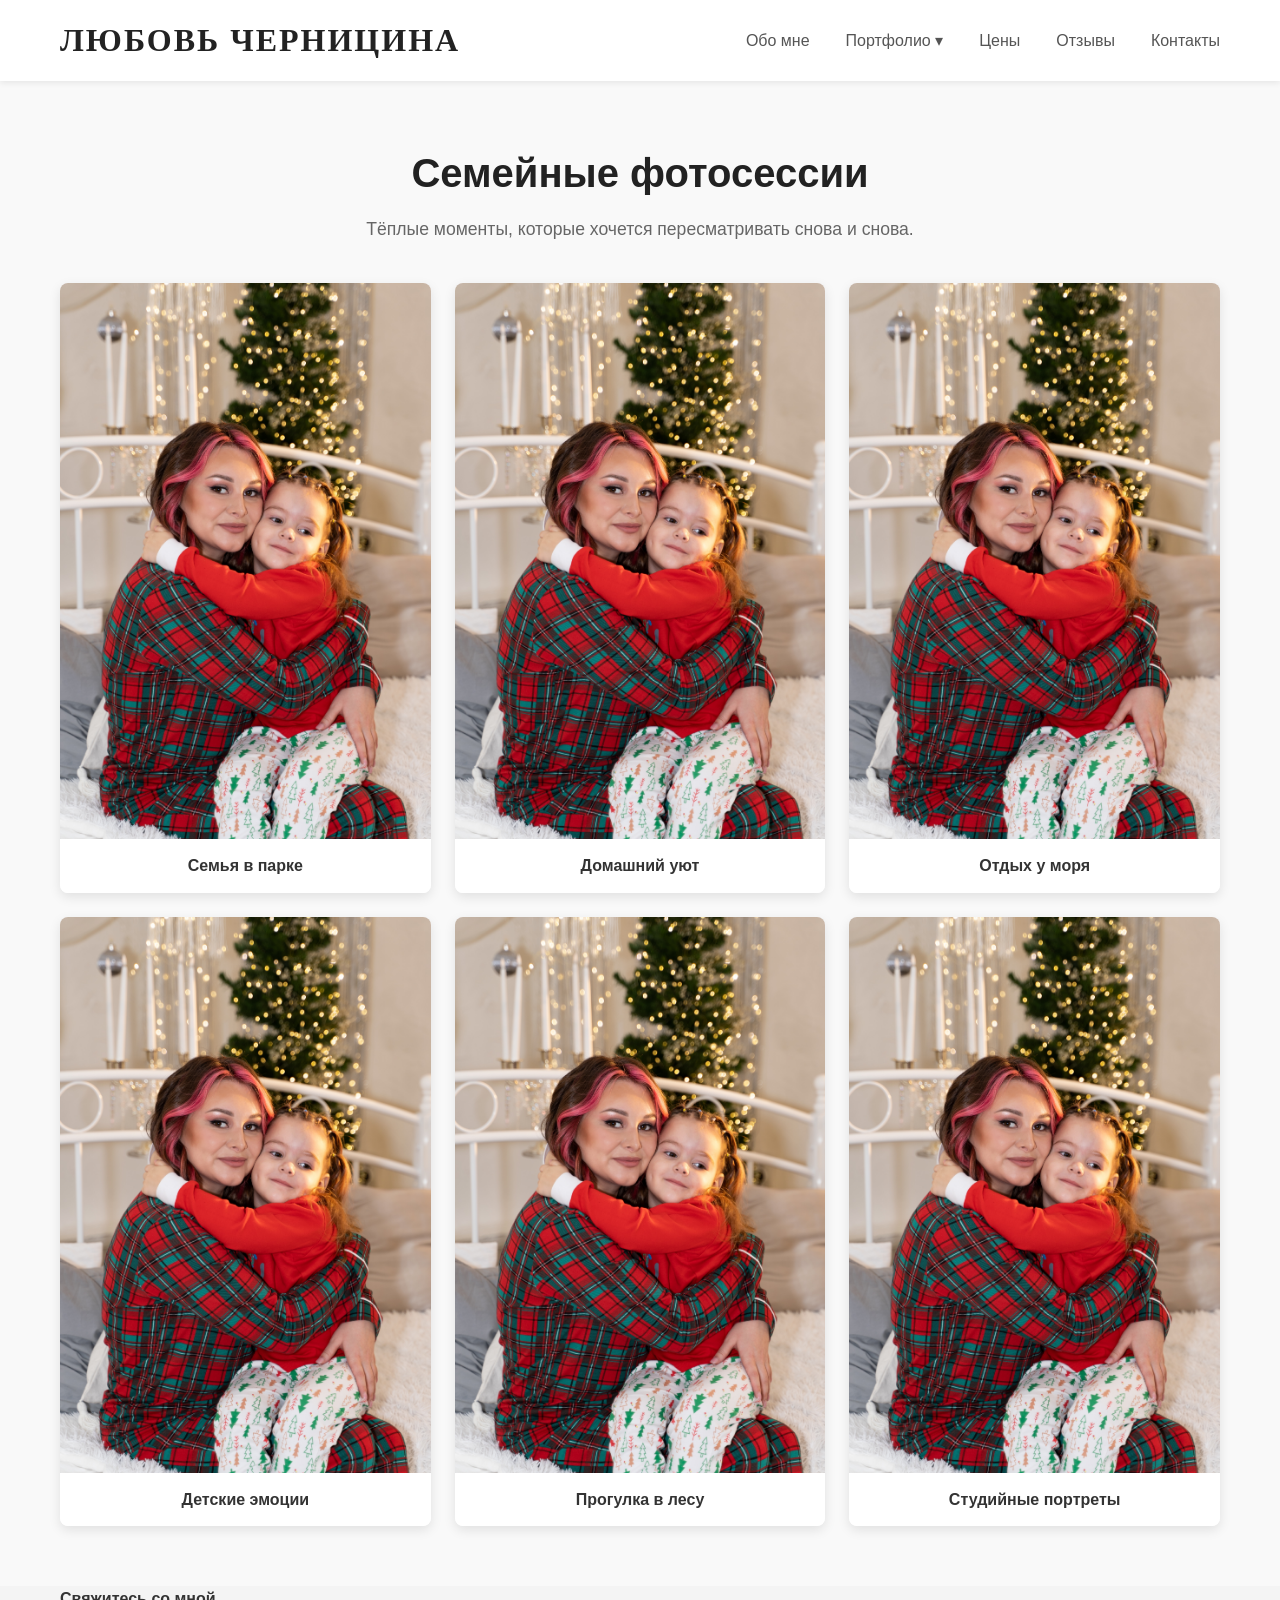
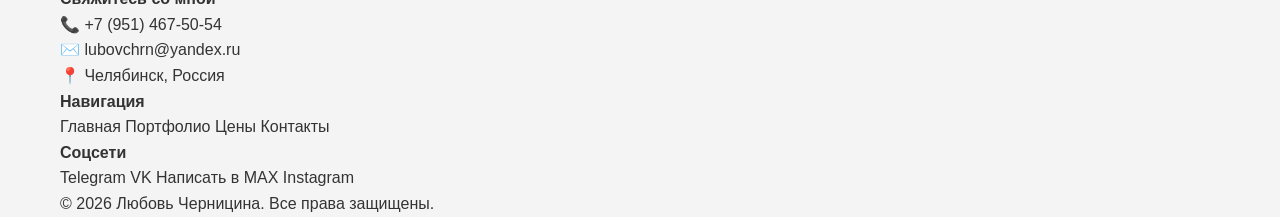
<file: family_photos/semeinie.html>
<!DOCTYPE html>
<html lang="ru">
<head>
  <meta charset="UTF-8">
  <meta name="viewport" content="width=device-width, initial-scale=1.0">
  <title>Любовь Черницина — Фотограф</title>
  <style>
    * { box-sizing: border-box; margin: 0; padding: 0; }
    body { font-family: Arial, sans-serif; background-color: #f4f4f4; color: #333; line-height: 1.6; }
    a { text-decoration: none; color: inherit; }
    .container { max-width: 1200px; margin: 0 auto; padding: 0 20px; }

    .site-header {
      background: #fff;
      padding: 15px 0;
      box-shadow: 0 2px 6px rgba(0,0,0,0.08);
      position: sticky;
      top: 0;
      z-index: 1000;
    }

    .header-container {
      display: flex;
      align-items: center;
      justify-content: space-between;
      gap: 15px;
    }

    .logo {
      font-family: 'Playfair Display', serif;
      font-weight: 700;
      font-size: 2rem;
      color: #222;
      text-transform: uppercase;
      letter-spacing: 2px;
      white-space: nowrap;
    }

    .nav-menu {
      display: flex;
      gap: 36px;
      list-style: none;
      padding: 0;
      margin: 0;
    }

    .nav-menu li { position: relative; }
    .nav-menu a {
      font-weight: 500;
      color: #555;
      padding: 8px 0;
      transition: color 0.3s ease;
    }
    .nav-menu a:hover { color: #000; }

    .dropdown-menu {
      position: absolute;
      top: 100%;
      left: 50%;
      transform: translateX(-50%) translateY(-12px);
      min-width: 240px;
      background: #fff;
      border-radius: 8px;
      box-shadow: 0 6px 16px rgba(0,0,0,0.12);
      padding: 10px 0;
      visibility: hidden;
      opacity: 0;
      pointer-events: none;
      transition: opacity 0.25s cubic-bezier(0.4, 0, 0.2, 1), transform 0.25s cubic-bezier(0.4, 0, 0.2, 1), visibility 0.25s linear;
      z-index: 999;
      margin-top: 8px;
      border: 1px solid rgba(0,0,0,0.06);
    }

    .dropdown.active .dropdown-menu {
      visibility: visible;
      opacity: 1;
      transform: translateX(-50%) translateY(0);
      pointer-events: all;
    }

    .dropdown-menu a {
      display: block;
      padding: 14px 20px;
      color: #555;
      font-weight: normal;
    }
    .dropdown-menu a:hover { color: #000; background-color: #fafafa; }

    .hamburger {
      display: none;
      cursor: pointer;
      flex-direction: column;
      gap: 5px;
      width: 30px;
      align-items: center;
      padding: 5px;
    }
    .hamburger span {
      width: 25px;
      height: 3px;
      background-color: #333;
      border-radius: 2px;
    }

    @media (max-width: 768px) {
      .header-container {
        flex-direction: column;
        align-items: stretch;
        gap: 15px;
      }
      .logo { text-align: center; }
      .hamburger { display: flex; justify-content: center; margin: 0 auto; }
      .nav-menu {
        display: none;
        flex-direction: column;
        gap: 12px;
        margin-top: 15px;
        width: 100%;
      }
      .nav-menu.active { display: flex; }
      .nav-menu li { width: 100%; text-align: center; }

      .dropdown-menu {
        position: absolute;
        top: 100%;
        left: 50%;
        transform: translateX(-50%) translateY(-12px);
        box-shadow: 0 6px 16px rgba(0,0,0,0.12);
        border: 1px solid rgba(0,0,0,0.06);
        padding: 10px 0;
        margin: 0;
        visibility: hidden;
        opacity: 0;
        pointer-events: none;
        transition: opacity 0.25s cubic-bezier(0.4, 0, 0.2, 1), transform 0.25s cubic-bezier(0.4, 0, 0.2, 1), visibility 0.25s linear;
      }
      .dropdown.active .dropdown-menu {
        visibility: visible;
        opacity: 1;
        transform: translateX(-50%) translateY(0);
        pointer-events: all;
      }
      .dropdown-menu a {
        padding: 14px 20px;
        border-bottom: 1px solid #eee;
      }
      .dropdown-menu a:last-child { border: none; }
    }

    .family-portfolio-section {
      padding: 60px 0;
      background-color: #f9f9f9;
    }
    .section-title {
      text-align: center;
      font-size: 2.5rem;
      margin-bottom: 10px;
      color: #222;
    }
    .section-desc {
      text-align: center;
      font-size: 1.1rem;
      color: #666;
      max-width: 600px;
      margin: 0 auto 40px;
    }
    .gallery-grid {
      display: grid;
      grid-template-columns: repeat(auto-fit, minmax(300px, 1fr));
      gap: 24px;
    }
    .photo-card {
      position: relative;
      overflow: hidden;
      border-radius: 8px;
      box-shadow: 0 4px 12px rgba(0,0,0,0.1);
      background: #fff;
    }
    .photo-card img {
      width: 100%;
      height: auto;
      display: block;
      transition: transform 0.3s ease;
    }
    .photo-card:hover img { transform: scale(1.05); }
    .card-caption {
      padding: 14px;
      text-align: center;
      font-weight: 600;
      color: #333;
      background: #fff;
    }
  </style>
</head>
<body>
  <header class="site-header">
    <div class="container header-container">
      <div class="logo">ЛЮБОВЬ ЧЕРНИЦИНА</div>

      <div class="hamburger">
        <span></span>
        <span></span>
        <span></span>
      </div>

      <nav>
        <ul class="nav-menu">
          <li><a href="../index.html">Обо мне</a></li>

          <li class="dropdown">
            <a href="#" class="dropbtn">Портфолио ▾</a>
            <ul class="dropdown-menu">
              <li><a href="../portfolio/wedding.html">Свадебные фотоистории</a></li>
              <li><a href="../portfolio/newyear.html">Новогодние фотоистории</a></li>
              <li><a href="../portfolio/family.html">Семейные фотоистории</a></li>
              <li><a href="../portfolio/pregnancy.html">Беременность</a></li>
              <li><a href="../portfolio/kids.html">Детская фотосъёмка</a></li>
              <li><a href="../portfolio/girls.html">Фотосессии для девушек</a></li>
              <li><a href="../portfolio/fashion.html">Fashion съёмки</a></li>
              <li><a href="../portfolio/love-story.html">Love Story</a></li>
            </ul>
          </li>

          <li><a href="prices.html">Цены</a></li>
          <li><a href="reviews.html">Отзывы</a></li>
          <li><a href="contacts.html">Контакты</a></li>
        </ul>
      </nav>
    </div>
  </header>

  <section class="family-portfolio-section">
    <div class="container">
      <h2 class="section-title">Семейные фотосессии</h2>
      <p class="section-desc">Тёплые моменты, которые хочется пересматривать снова и снова.</p>
      <div class="gallery-grid">
        <div class="photo-card">
          <img src="1.jpg" alt="Семейная фотосессия в парке">
          <div class="card-caption">Семья в парке</div>
        </div>
        <div class="photo-card">
          <img src="1.jpg" alt="Семейный ужин дома">
          <div class="card-caption">Домашний уют</div>
        </div>
        <div class="photo-card">
          <img src="1.jpg" alt="Семья на море">
          <div class="card-caption">Отдых у моря</div>
        </div>
        <div class="photo-card">
          <img src="1.jpg" alt="Детская семейная фотосессия">
          <div class="card-caption">Детские эмоции</div>
        </div>
        <div class="photo-card">
          <img src="1.jpg" alt="Семейная прогулка в лесу">
          <div class="card-caption">Прогулка в лесу</div>
        </div>
        <div class="photo-card">
          <img src="1.jpg" alt="Семейные портреты в студии">
          <div class="card-caption">Студийные портреты</div>
        </div>
      </div>
    </div>
  </section>

  <footer class="site-footer">
    <div class="container footer-container">
      <div class="footer-col footer-contacts">
        <h4>Свяжитесь со мной</h4>
        <p>📞 +7 (951) 467-50-54</p>
        <p>✉️ lubovchrn@yandex.ru</p>
        <p>📍 Челябинск, Россия</p>
      </div>
      <div class="footer-col footer-links">
        <h4>Навигация</h4>
        <a href="../index.html">Главная</a>
        <a href="../index.html">Портфолио</a>
        <a href="prices.html">Цены</a>
        <a href="contacts.html">Контакты</a>
      </div>
      <div class="footer-col footer-links">
        <h4>Соцсети</h4>
        <a href="#">Telegram</a>
        <a href="https://vk.ru/lubovchenitsina" target="_blank">VK</a>
        <a href="https://max.ru/u/f9LHodD0cOLcdufGHzQvLa3LYXsSVfKSWtmJEAGg4q6YG2xk5pyuvTVyfpM" target="_blank">Написать в MAX</a>
        <a href="#">Instagram</a>
      </div>
    </div>
    <div class="container copyright">
      &copy; 2026 Любовь Черницина. Все права защищены.
    </div>
  </footer>

  <script>
    const hamburger = document.querySelector('.hamburger');
    const navMenu = document.querySelector('.nav-menu');
    const dropdowns = document.querySelectorAll('.dropdown');

    // Бургер-меню
    hamburger.addEventListener('click', () => {
      navMenu.classList.toggle('active');
    });

    // Закрытие главного меню при клике на любую ссылку
    document.querySelectorAll('.nav-menu a').forEach(link => {
      link.addEventListener('click', () => {
        navMenu.classList.remove('active');
        dropdowns.forEach(d => d.classList.remove('active'));
      });
    });

    // Открытие подменю по клику на кнопку
    dropdowns.forEach(dropdown => {
      const btn = dropdown.querySelector('.dropbtn');
      btn.addEventListener('click', (e) => {
        e.stopPropagation();
        e.preventDefault();
        dropdown.classList.toggle('active');
      });
    });

    // Закрытие подменю при клике на ссылку внутри него
    document.querySelectorAll('.dropdown-menu a').forEach(link => {
      link.addEventListener('click', () => {
        dropdowns.forEach(d => d.classList.remove('active'));
      });
    });

    // Закрытие меню при клике вне его
    document.addEventListener('click', (e) => {
      if (!hamburger.contains(e.target) && !navMenu.contains(e.target)) {
        navMenu.classList.remove('active');
        dropdowns.forEach(d => d.classList.remove('active'));
      }
    });
  </script>
</body>
</html>
</file>
